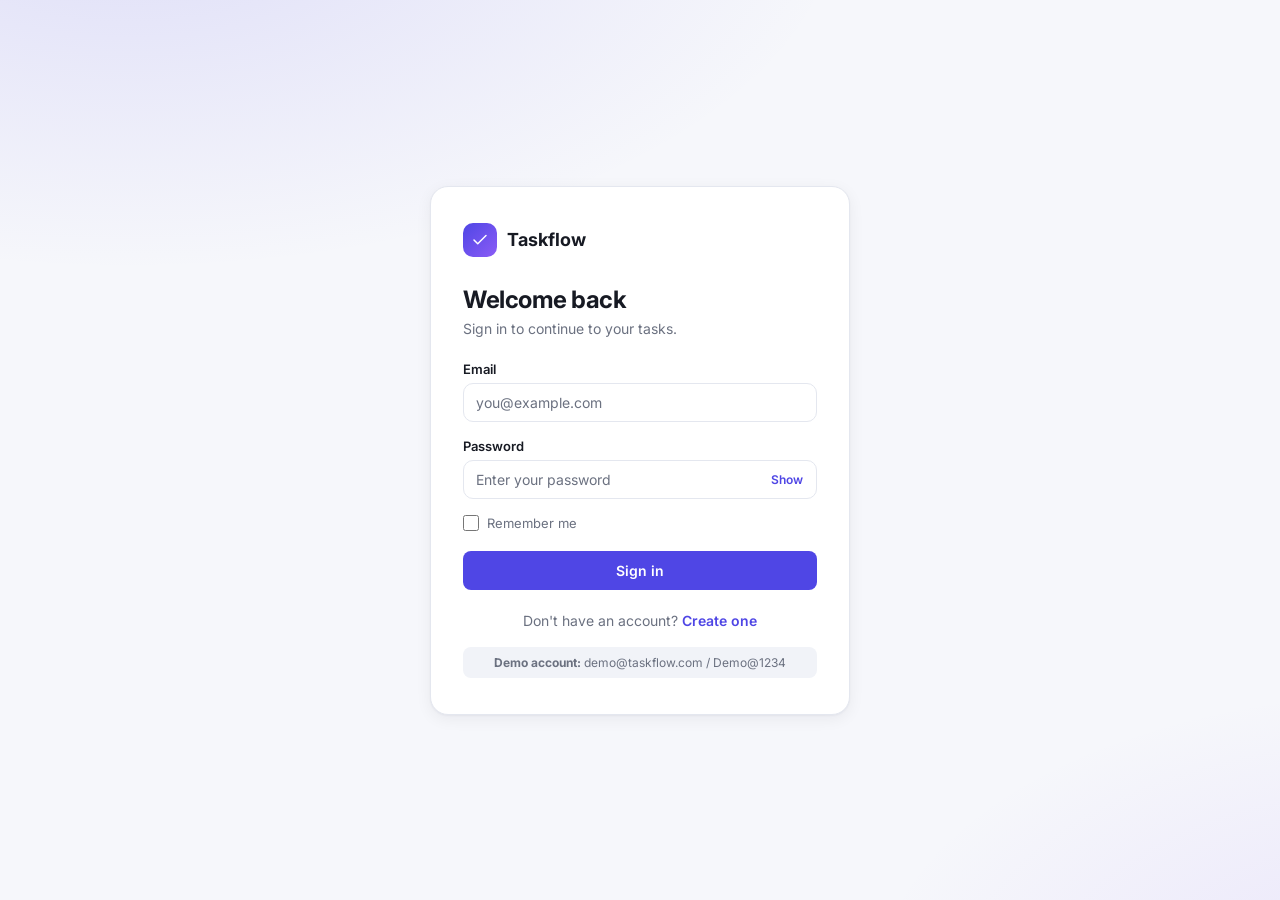
<file: index.html>
<!DOCTYPE html>
<html lang="en">
<head>
  <meta charset="UTF-8" />
  <meta name="viewport" content="width=device-width, initial-scale=1.0" />
  <title>Taskflow — To-Do</title>
  <link rel="preconnect" href="https://fonts.googleapis.com" />
  <link href="https://fonts.googleapis.com/css2?family=Inter:wght@400;500;600;700&display=swap" rel="stylesheet" />
  <link rel="stylesheet" href="style.css" />
  <link rel="stylesheet" href="auth.css" />
  <script src="auth.js"></script>
  <script>Auth.requireAuth();</script>
</head>
<body>
  <div class="app">
    <!-- Sidebar -->
    <aside class="sidebar">
      <div class="brand">
        <div class="logo">
          <svg viewBox="0 0 24 24" width="20" height="20" fill="none" stroke="currentColor" stroke-width="2.5" stroke-linecap="round" stroke-linejoin="round"><path d="M20 6 9 17l-5-5"/></svg>
        </div>
        <span>Taskflow</span>
      </div>

      <nav class="nav" id="nav">
        <button class="nav-item active" data-view="all">
          <svg viewBox="0 0 24 24"><rect x="3" y="4" width="18" height="16" rx="3"/><path d="M8 9h8M8 13h8M8 17h5"/></svg>
          All tasks <span class="count" id="count-all">0</span>
        </button>
        <button class="nav-item" data-view="today">
          <svg viewBox="0 0 24 24"><circle cx="12" cy="12" r="4"/><path d="M12 2v2M12 20v2M4.9 4.9l1.4 1.4M17.7 17.7l1.4 1.4M2 12h2M20 12h2M4.9 19.1l1.4-1.4M17.7 6.3l1.4-1.4"/></svg>
          Today <span class="count" id="count-today">0</span>
        </button>
        <button class="nav-item" data-view="upcoming">
          <svg viewBox="0 0 24 24"><rect x="3" y="5" width="18" height="16" rx="3"/><path d="M3 10h18M8 3v4M16 3v4"/></svg>
          Upcoming <span class="count" id="count-upcoming">0</span>
        </button>
        <button class="nav-item" data-view="important">
          <svg viewBox="0 0 24 24"><path d="m12 3 2.7 5.6 6.1.9-4.4 4.3 1 6.1L12 17l-5.4 2.9 1-6.1-4.4-4.3 6.1-.9z"/></svg>
          High priority <span class="count" id="count-important">0</span>
        </button>
        <button class="nav-item" data-view="completed">
          <svg viewBox="0 0 24 24"><circle cx="12" cy="12" r="9"/><path d="m8 12 3 3 5-6"/></svg>
          Completed <span class="count" id="count-completed">0</span>
        </button>
      </nav>

      <div class="progress-card">
        <div class="ring">
          <svg viewBox="0 0 36 36">
            <circle class="ring-bg" cx="18" cy="18" r="15.9" />
            <circle class="ring-fg" id="ring" cx="18" cy="18" r="15.9" />
          </svg>
          <span id="ring-label">0%</span>
        </div>
        <div>
          <p class="progress-title">Daily progress</p>
          <p class="progress-sub" id="progress-sub">0 of 0 done</p>
        </div>
      </div>

      <div class="user-card" data-testid="user-card">
        <div class="avatar" id="user-avatar">?</div>
        <div class="user-info">
          <p class="user-name" id="user-name" data-testid="user-name"></p>
          <p class="user-email" id="user-email" data-testid="user-email"></p>
        </div>
        <button class="logout-btn" id="logout" title="Sign out" aria-label="Sign out" data-testid="logout">
          <svg viewBox="0 0 24 24"><path d="M9 21H5a2 2 0 0 1-2-2V5a2 2 0 0 1 2-2h4"/><path d="m16 17 5-5-5-5"/><path d="M21 12H9"/></svg>
        </button>
      </div>

      <button class="theme-toggle" id="theme-toggle" aria-label="Toggle theme">
        <svg class="sun" viewBox="0 0 24 24"><circle cx="12" cy="12" r="4"/><path d="M12 2v2M12 20v2M4.9 4.9l1.4 1.4M17.7 17.7l1.4 1.4M2 12h2M20 12h2M4.9 19.1l1.4-1.4M17.7 6.3l1.4-1.4"/></svg>
        <svg class="moon" viewBox="0 0 24 24"><path d="M21 12.8A9 9 0 1 1 11.2 3a7 7 0 0 0 9.8 9.8z"/></svg>
        <span id="theme-label">Dark mode</span>
      </button>
    </aside>

    <!-- Main -->
    <main class="main">
      <header class="topbar">
        <div>
          <p class="date" id="today-date"></p>
          <h1 id="view-title">All tasks</h1>
        </div>
        <div class="search">
          <svg viewBox="0 0 24 24"><circle cx="11" cy="11" r="7"/><path d="m20 20-3.5-3.5"/></svg>
          <input type="search" id="search" placeholder="Search tasks…" />
        </div>
      </header>

      <form class="composer" id="composer" autocomplete="off">
        <div class="composer-main">
          <span class="plus">+</span>
          <input type="text" id="task-input" placeholder="Add a new task and press Enter" maxlength="140" required />
        </div>
        <div class="composer-meta">
          <label class="chip-input" title="Due date">
            <svg viewBox="0 0 24 24"><rect x="3" y="5" width="18" height="16" rx="3"/><path d="M3 10h18M8 3v4M16 3v4"/></svg>
            <input type="date" id="task-date" />
          </label>
          <select id="task-priority" class="chip-select" title="Priority">
            <option value="low">Low</option>
            <option value="medium" selected>Medium</option>
            <option value="high">High</option>
          </select>
          <button type="submit" class="btn-primary">Add task</button>
        </div>
      </form>

      <div class="toolbar">
        <div class="tabs" id="sort-tabs">
          <button class="tab active" data-sort="created">Newest</button>
          <button class="tab" data-sort="due">Due date</button>
          <button class="tab" data-sort="priority">Priority</button>
        </div>
        <button class="btn-ghost" id="clear-completed">Clear completed</button>
      </div>

      <ul class="task-list" id="task-list"></ul>

      <div class="empty" id="empty">
        <div class="empty-icon">
          <svg viewBox="0 0 24 24"><rect x="4" y="3" width="16" height="18" rx="3"/><path d="m9 12 2 2 4-4"/></svg>
        </div>
        <h3>Nothing here yet</h3>
        <p>Add a task above to get started.</p>
      </div>
    </main>
  </div>

  <div class="toast" id="toast"></div>

  <script src="script.js"></script>
</body>
</html>
</file>
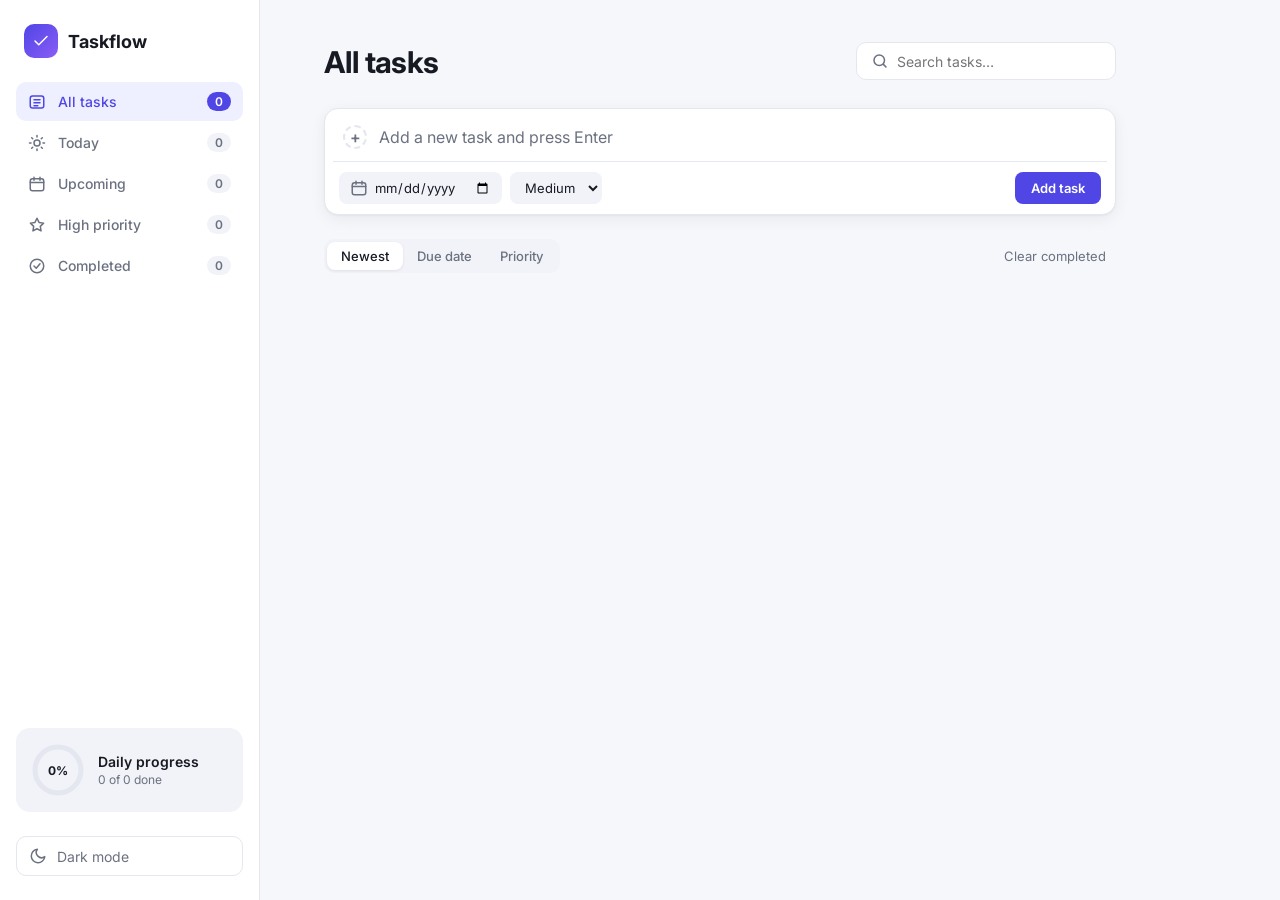
<file: index_1.html>
<!DOCTYPE html>
<html lang="en">
<head>
  <meta charset="UTF-8" />
  <meta name="viewport" content="width=device-width, initial-scale=1.0" />
  <title>Taskflow — To-Do</title>
  <link rel="preconnect" href="https://fonts.googleapis.com" />
  <link href="https://fonts.googleapis.com/css2?family=Inter:wght@400;500;600;700&display=swap" rel="stylesheet" />
  <link rel="stylesheet" href="style.css" />
</head>
<body>
  <div class="app">
    <!-- Sidebar -->
    <aside class="sidebar">
      <div class="brand">
        <div class="logo">
          <svg viewBox="0 0 24 24" width="20" height="20" fill="none" stroke="currentColor" stroke-width="2.5" stroke-linecap="round" stroke-linejoin="round"><path d="M20 6 9 17l-5-5"/></svg>
        </div>
        <span>Taskflow</span>
      </div>

      <nav class="nav" id="nav">
        <button class="nav-item active" data-view="all">
          <svg viewBox="0 0 24 24"><rect x="3" y="4" width="18" height="16" rx="3"/><path d="M8 9h8M8 13h8M8 17h5"/></svg>
          All tasks <span class="count" id="count-all">0</span>
        </button>
        <button class="nav-item" data-view="today">
          <svg viewBox="0 0 24 24"><circle cx="12" cy="12" r="4"/><path d="M12 2v2M12 20v2M4.9 4.9l1.4 1.4M17.7 17.7l1.4 1.4M2 12h2M20 12h2M4.9 19.1l1.4-1.4M17.7 6.3l1.4-1.4"/></svg>
          Today <span class="count" id="count-today">0</span>
        </button>
        <button class="nav-item" data-view="upcoming">
          <svg viewBox="0 0 24 24"><rect x="3" y="5" width="18" height="16" rx="3"/><path d="M3 10h18M8 3v4M16 3v4"/></svg>
          Upcoming <span class="count" id="count-upcoming">0</span>
        </button>
        <button class="nav-item" data-view="important">
          <svg viewBox="0 0 24 24"><path d="m12 3 2.7 5.6 6.1.9-4.4 4.3 1 6.1L12 17l-5.4 2.9 1-6.1-4.4-4.3 6.1-.9z"/></svg>
          High priority <span class="count" id="count-important">0</span>
        </button>
        <button class="nav-item" data-view="completed">
          <svg viewBox="0 0 24 24"><circle cx="12" cy="12" r="9"/><path d="m8 12 3 3 5-6"/></svg>
          Completed <span class="count" id="count-completed">0</span>
        </button>
      </nav>

      <div class="progress-card">
        <div class="ring">
          <svg viewBox="0 0 36 36">
            <circle class="ring-bg" cx="18" cy="18" r="15.9" />
            <circle class="ring-fg" id="ring" cx="18" cy="18" r="15.9" />
          </svg>
          <span id="ring-label">0%</span>
        </div>
        <div>
          <p class="progress-title">Daily progress</p>
          <p class="progress-sub" id="progress-sub">0 of 0 done</p>
        </div>
      </div>

      <button class="theme-toggle" id="theme-toggle" aria-label="Toggle theme">
        <svg class="sun" viewBox="0 0 24 24"><circle cx="12" cy="12" r="4"/><path d="M12 2v2M12 20v2M4.9 4.9l1.4 1.4M17.7 17.7l1.4 1.4M2 12h2M20 12h2M4.9 19.1l1.4-1.4M17.7 6.3l1.4-1.4"/></svg>
        <svg class="moon" viewBox="0 0 24 24"><path d="M21 12.8A9 9 0 1 1 11.2 3a7 7 0 0 0 9.8 9.8z"/></svg>
        <span id="theme-label">Dark mode</span>
      </button>
    </aside>

    <!-- Main -->
    <main class="main">
      <header class="topbar">
        <div>
          <p class="date" id="today-date"></p>
          <h1 id="view-title">All tasks</h1>
        </div>
        <div class="search">
          <svg viewBox="0 0 24 24"><circle cx="11" cy="11" r="7"/><path d="m20 20-3.5-3.5"/></svg>
          <input type="search" id="search" placeholder="Search tasks…" />
        </div>
      </header>

      <form class="composer" id="composer" autocomplete="off">
        <div class="composer-main">
          <span class="plus">+</span>
          <input type="text" id="task-input" placeholder="Add a new task and press Enter" maxlength="140" required />
        </div>
        <div class="composer-meta">
          <label class="chip-input" title="Due date">
            <svg viewBox="0 0 24 24"><rect x="3" y="5" width="18" height="16" rx="3"/><path d="M3 10h18M8 3v4M16 3v4"/></svg>
            <input type="date" id="task-date" />
          </label>
          <select id="task-priority" class="chip-select" title="Priority">
            <option value="low">Low</option>
            <option value="medium" selected>Medium</option>
            <option value="high">High</option>
          </select>
          <button type="submit" class="btn-primary">Add task</button>
        </div>
      </form>

      <div class="toolbar">
        <div class="tabs" id="sort-tabs">
          <button class="tab active" data-sort="created">Newest</button>
          <button class="tab" data-sort="due">Due date</button>
          <button class="tab" data-sort="priority">Priority</button>
        </div>
        <button class="btn-ghost" id="clear-completed">Clear completed</button>
      </div>

      <ul class="task-list" id="task-list"></ul>

      <div class="empty" id="empty">
        <div class="empty-icon">
          <svg viewBox="0 0 24 24"><rect x="4" y="3" width="16" height="18" rx="3"/><path d="m9 12 2 2 4-4"/></svg>
        </div>
        <h3>Nothing here yet</h3>
        <p>Add a task above to get started.</p>
      </div>
    </main>
  </div>

  <div class="toast" id="toast"></div>

  <script src="script.js"></script>
</body>
</html>
</file>
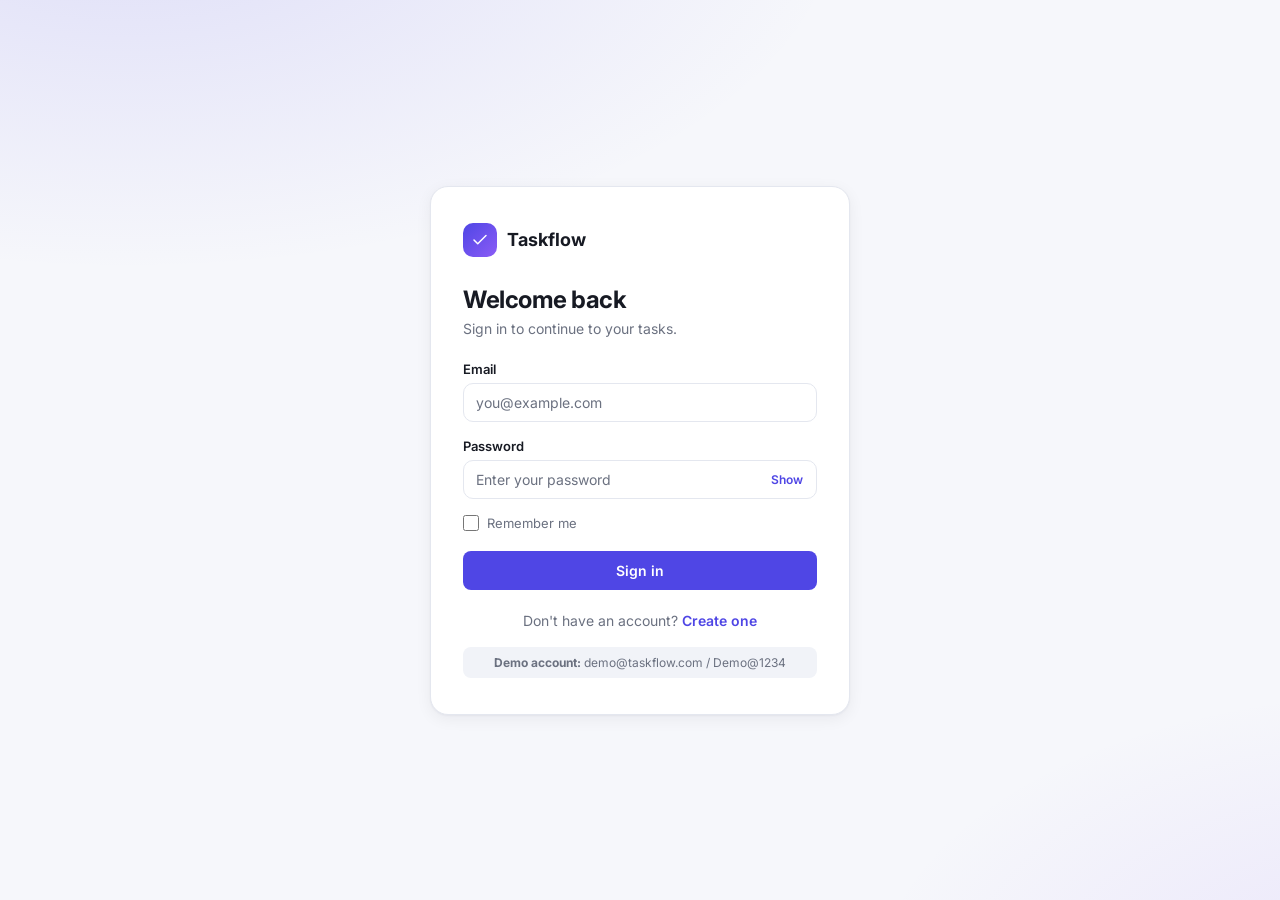
<file: login.html>
<!DOCTYPE html>
<html lang="en">
<head>
  <meta charset="UTF-8" />
  <meta name="viewport" content="width=device-width, initial-scale=1.0" />
  <title>Taskflow — Sign in</title>
  <link rel="preconnect" href="https://fonts.googleapis.com" />
  <link href="https://fonts.googleapis.com/css2?family=Inter:wght@400;500;600;700&display=swap" rel="stylesheet" />
  <link rel="stylesheet" href="style.css" />
  <link rel="stylesheet" href="auth.css" />
  <script src="auth.js"></script>
  <script>Auth.redirectIfAuthed();</script>
</head>
<body class="auth-body">
  <main class="auth-wrap">
    <div class="auth-card">
      <div class="brand auth-brand">
        <div class="logo">
          <svg viewBox="0 0 24 24" width="20" height="20" fill="none" stroke="currentColor" stroke-width="2.5" stroke-linecap="round" stroke-linejoin="round"><path d="M20 6 9 17l-5-5"/></svg>
        </div>
        <span>Taskflow</span>
      </div>

      <h1 class="auth-title">Welcome back</h1>
      <p class="auth-sub">Sign in to continue to your tasks.</p>

      <div class="alert" id="form-alert" role="alert" data-testid="login-alert" hidden></div>

      <form id="login-form" class="auth-form" novalidate data-testid="login-form">
        <div class="field">
          <label for="email">Email</label>
          <input type="email" id="email" name="email" placeholder="you@example.com" autocomplete="email" data-testid="login-email" />
          <p class="field-error" id="email-error" data-testid="login-email-error"></p>
        </div>

        <div class="field">
          <label for="password">Password</label>
          <div class="password-wrap">
            <input type="password" id="password" name="password" placeholder="Enter your password" autocomplete="current-password" data-testid="login-password" />
            <button type="button" class="toggle-pw" data-target="password" aria-label="Show password" data-testid="login-toggle-password">Show</button>
          </div>
          <p class="field-error" id="password-error" data-testid="login-password-error"></p>
        </div>

        <label class="checkbox">
          <input type="checkbox" id="remember" name="remember" data-testid="login-remember" />
          <span>Remember me</span>
        </label>

        <button type="submit" class="btn-primary btn-block" id="login-submit" data-testid="login-submit">Sign in</button>
      </form>

      <p class="auth-switch">Don't have an account? <a href="register.html" id="go-register" data-testid="go-register">Create one</a></p>

      <div class="demo-hint" data-testid="demo-hint">
        <strong>Demo account:</strong> demo@taskflow.com / Demo@1234
      </div>
    </div>
  </main>

  <script src="auth-page.js"></script>
</body>
</html>
</file>
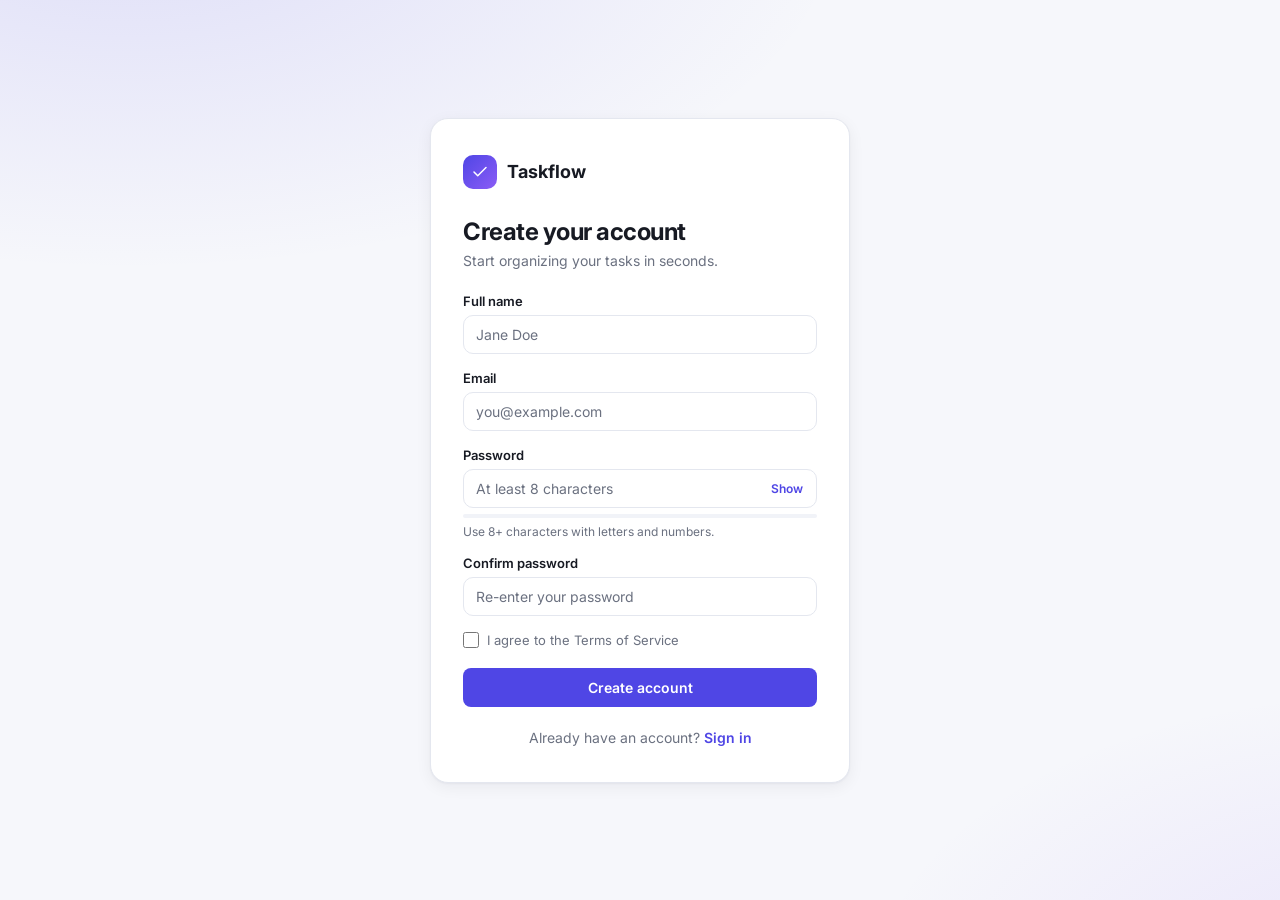
<file: register.html>
<!DOCTYPE html>
<html lang="en">
<head>
  <meta charset="UTF-8" />
  <meta name="viewport" content="width=device-width, initial-scale=1.0" />
  <title>Taskflow — Create account</title>
  <link rel="preconnect" href="https://fonts.googleapis.com" />
  <link href="https://fonts.googleapis.com/css2?family=Inter:wght@400;500;600;700&display=swap" rel="stylesheet" />
  <link rel="stylesheet" href="style.css" />
  <link rel="stylesheet" href="auth.css" />
  <script src="auth.js"></script>
  <script>Auth.redirectIfAuthed();</script>
</head>
<body class="auth-body">
  <main class="auth-wrap">
    <div class="auth-card">
      <div class="brand auth-brand">
        <div class="logo">
          <svg viewBox="0 0 24 24" width="20" height="20" fill="none" stroke="currentColor" stroke-width="2.5" stroke-linecap="round" stroke-linejoin="round"><path d="M20 6 9 17l-5-5"/></svg>
        </div>
        <span>Taskflow</span>
      </div>

      <h1 class="auth-title">Create your account</h1>
      <p class="auth-sub">Start organizing your tasks in seconds.</p>

      <div class="alert" id="form-alert" role="alert" data-testid="register-alert" hidden></div>

      <form id="register-form" class="auth-form" novalidate data-testid="register-form">
        <div class="field">
          <label for="name">Full name</label>
          <input type="text" id="name" name="name" placeholder="Jane Doe" autocomplete="name" maxlength="60" data-testid="register-name" />
          <p class="field-error" id="name-error" data-testid="register-name-error"></p>
        </div>

        <div class="field">
          <label for="email">Email</label>
          <input type="email" id="email" name="email" placeholder="you@example.com" autocomplete="email" data-testid="register-email" />
          <p class="field-error" id="email-error" data-testid="register-email-error"></p>
        </div>

        <div class="field">
          <label for="password">Password</label>
          <div class="password-wrap">
            <input type="password" id="password" name="password" placeholder="At least 8 characters" autocomplete="new-password" data-testid="register-password" />
            <button type="button" class="toggle-pw" data-target="password" aria-label="Show password" data-testid="register-toggle-password">Show</button>
          </div>
          <div class="strength" aria-hidden="true"><span id="strength-bar"></span></div>
          <p class="field-hint" id="strength-label" data-testid="register-strength">Use 8+ characters with letters and numbers.</p>
          <p class="field-error" id="password-error" data-testid="register-password-error"></p>
        </div>

        <div class="field">
          <label for="confirm">Confirm password</label>
          <input type="password" id="confirm" name="confirm" placeholder="Re-enter your password" autocomplete="new-password" data-testid="register-confirm" />
          <p class="field-error" id="confirm-error" data-testid="register-confirm-error"></p>
        </div>

        <label class="checkbox">
          <input type="checkbox" id="terms" name="terms" data-testid="register-terms" />
          <span>I agree to the Terms of Service</span>
        </label>
        <p class="field-error" id="terms-error" data-testid="register-terms-error"></p>

        <button type="submit" class="btn-primary btn-block" id="register-submit" data-testid="register-submit">Create account</button>
      </form>

      <p class="auth-switch">Already have an account? <a href="login.html" id="go-login" data-testid="go-login">Sign in</a></p>
    </div>
  </main>

  <script src="auth-page.js"></script>
</body>
</html>
</file>
<file: style.css>
:root {
  --bg: #f6f7fb;
  --surface: #ffffff;
  --surface-2: #f1f3f8;
  --border: #e4e7ef;
  --text: #171a23;
  --muted: #6b7180;
  --accent: #4f46e5;
  --accent-soft: #eef0ff;
  --high: #e5484d;
  --medium: #f59e0b;
  --low: #10b981;
  --shadow: 0 1px 2px rgba(16, 24, 40, .04), 0 4px 16px rgba(16, 24, 40, .06);
  --radius: 14px;
}

[data-theme="dark"] {
  --bg: #0e1016;
  --surface: #161922;
  --surface-2: #1d212c;
  --border: #272c39;
  --text: #eceef3;
  --muted: #8b91a1;
  --accent: #7c74ff;
  --accent-soft: #232248;
  --shadow: 0 1px 2px rgba(0, 0, 0, .3), 0 8px 24px rgba(0, 0, 0, .25);
}

* { box-sizing: border-box; margin: 0; padding: 0; }

body {
  font-family: "Inter", system-ui, -apple-system, "Segoe UI", sans-serif;
  background: var(--bg);
  color: var(--text);
  -webkit-font-smoothing: antialiased;
  transition: background .25s, color .25s;
}

button, input, select { font: inherit; color: inherit; }
button { cursor: pointer; background: none; border: none; }

svg { width: 18px; height: 18px; fill: none; stroke: currentColor; stroke-width: 2; stroke-linecap: round; stroke-linejoin: round; flex-shrink: 0; }

.app { display: grid; grid-template-columns: 260px 1fr; min-height: 100vh; }

/* ---------- Sidebar ---------- */
.sidebar {
  background: var(--surface);
  border-right: 1px solid var(--border);
  padding: 24px 16px;
  display: flex; flex-direction: column; gap: 24px;
  position: sticky; top: 0; height: 100vh;
}

.brand { display: flex; align-items: center; gap: 10px; font-weight: 700; font-size: 18px; padding: 0 8px; }
.logo {
  width: 34px; height: 34px; border-radius: 10px;
  background: linear-gradient(135deg, var(--accent), #8b5cf6);
  color: #fff; display: grid; place-items: center;
}

.nav { display: flex; flex-direction: column; gap: 2px; }
.nav-item {
  display: flex; align-items: center; gap: 12px;
  padding: 10px 12px; border-radius: 10px;
  color: var(--muted); font-weight: 500; font-size: 14px; text-align: left;
  transition: background .15s, color .15s;
}
.nav-item:hover { background: var(--surface-2); color: var(--text); }
.nav-item.active { background: var(--accent-soft); color: var(--accent); }
.count {
  margin-left: auto; font-size: 12px; font-weight: 600;
  background: var(--surface-2); color: var(--muted);
  padding: 2px 8px; border-radius: 99px; min-width: 24px; text-align: center;
}
.nav-item.active .count { background: var(--accent); color: #fff; }

.progress-card {
  margin-top: auto;
  display: flex; align-items: center; gap: 14px;
  padding: 16px; border-radius: var(--radius);
  background: var(--surface-2);
}
.ring { position: relative; width: 52px; height: 52px; }
.ring svg { width: 52px; height: 52px; transform: rotate(-90deg); }
.ring circle { fill: none; stroke-width: 3.5; }
.ring-bg { stroke: var(--border); }
.ring-fg { stroke: var(--accent); stroke-linecap: round; stroke-dasharray: 100 100; stroke-dashoffset: 100; transition: stroke-dashoffset .5s ease; }
.ring span { position: absolute; inset: 0; display: grid; place-items: center; font-size: 12px; font-weight: 700; }
.progress-title { font-weight: 600; font-size: 14px; }
.progress-sub { font-size: 12px; color: var(--muted); margin-top: 2px; }

.theme-toggle {
  display: flex; align-items: center; gap: 10px;
  padding: 10px 12px; border-radius: 10px; font-size: 14px; color: var(--muted);
  border: 1px solid var(--border);
}
.theme-toggle:hover { color: var(--text); }
.theme-toggle .moon { display: block; }
.theme-toggle .sun { display: none; }
[data-theme="dark"] .theme-toggle .moon { display: none; }
[data-theme="dark"] .theme-toggle .sun { display: block; }

/* ---------- Main ---------- */
.main { padding: 40px clamp(20px, 5vw, 64px); max-width: 920px; width: 100%; }

.topbar { display: flex; justify-content: space-between; align-items: flex-end; gap: 20px; margin-bottom: 28px; flex-wrap: wrap; }
.date { color: var(--muted); font-size: 13px; font-weight: 500; text-transform: uppercase; letter-spacing: .06em; }
h1 { font-size: 30px; font-weight: 700; letter-spacing: -.02em; margin-top: 4px; }

.search {
  display: flex; align-items: center; gap: 8px;
  background: var(--surface); border: 1px solid var(--border);
  padding: 9px 14px; border-radius: 10px; width: 260px; color: var(--muted);
  transition: border-color .15s, box-shadow .15s;
}
.search:focus-within { border-color: var(--accent); box-shadow: 0 0 0 3px var(--accent-soft); }
.search input { border: none; outline: none; background: transparent; width: 100%; font-size: 14px; color: var(--text); }

/* Composer */
.composer {
  background: var(--surface); border: 1px solid var(--border);
  border-radius: var(--radius); box-shadow: var(--shadow);
  padding: 8px; margin-bottom: 24px;
  transition: border-color .15s, box-shadow .15s;
}
.composer:focus-within { border-color: var(--accent); box-shadow: 0 0 0 4px var(--accent-soft), var(--shadow); }
.composer-main { display: flex; align-items: center; gap: 12px; padding: 8px 10px; }
.plus {
  width: 24px; height: 24px; border-radius: 50%; border: 2px dashed var(--border);
  display: grid; place-items: center; color: var(--muted); font-weight: 600; line-height: 1;
}
#task-input { flex: 1; border: none; outline: none; background: transparent; font-size: 16px; }
#task-input::placeholder { color: var(--muted); }

.composer-meta { display: flex; align-items: center; gap: 8px; padding: 6px 6px 2px; border-top: 1px solid var(--border); margin-top: 4px; padding-top: 10px; flex-wrap: wrap; }
.chip-input, .chip-select {
  display: flex; align-items: center; gap: 6px;
  background: var(--surface-2); border: 1px solid transparent;
  border-radius: 8px; padding: 6px 10px; font-size: 13px; color: var(--muted);
}
.chip-input input { border: none; background: transparent; outline: none; font-size: 13px; color: var(--text); }
.chip-select { outline: none; cursor: pointer; color: var(--text); }
.chip-input:hover, .chip-select:hover { border-color: var(--border); }
[data-theme="dark"] .chip-input input { color-scheme: dark; }

.btn-primary {
  margin-left: auto; background: var(--accent); color: #fff;
  padding: 8px 16px; border-radius: 8px; font-weight: 600; font-size: 13px;
  transition: transform .1s, filter .15s;
}
.btn-primary:hover { filter: brightness(1.08); }
.btn-primary:active { transform: scale(.97); }

.toolbar { display: flex; justify-content: space-between; align-items: center; margin-bottom: 14px; gap: 12px; flex-wrap: wrap; }
.tabs { display: flex; background: var(--surface-2); padding: 3px; border-radius: 10px; }
.tab { padding: 6px 14px; border-radius: 8px; font-size: 13px; font-weight: 500; color: var(--muted); }
.tab.active { background: var(--surface); color: var(--text); box-shadow: 0 1px 3px rgba(0,0,0,.08); }
.btn-ghost { font-size: 13px; color: var(--muted); padding: 6px 10px; border-radius: 8px; }
.btn-ghost:hover { color: var(--high); background: var(--surface-2); }

/* Tasks */
.task-list { list-style: none; display: flex; flex-direction: column; gap: 8px; }
.task {
  display: flex; align-items: center; gap: 14px;
  background: var(--surface); border: 1px solid var(--border);
  border-radius: 12px; padding: 14px 16px;
  position: relative; overflow: hidden;
  animation: slideIn .25s ease;
  transition: border-color .15s, box-shadow .15s, opacity .2s;
}
.task::before { content: ""; position: absolute; left: 0; top: 0; bottom: 0; width: 3px; background: var(--p); }
.task:hover { border-color: color-mix(in srgb, var(--accent) 35%, var(--border)); box-shadow: var(--shadow); }
.task.dragging { opacity: .4; }
.task.removing { animation: slideOut .2s ease forwards; }
.task[data-priority="high"] { --p: var(--high); }
.task[data-priority="medium"] { --p: var(--medium); }
.task[data-priority="low"] { --p: var(--low); }

.check {
  width: 22px; height: 22px; border-radius: 50%;
  border: 2px solid var(--border); display: grid; place-items: center;
  color: #fff; transition: all .2s; flex-shrink: 0;
}
.check svg { width: 13px; height: 13px; stroke-width: 3; opacity: 0; transform: scale(.5); transition: all .2s; }
.check:hover { border-color: var(--accent); }
.task.done .check { background: var(--accent); border-color: var(--accent); }
.task.done .check svg { opacity: 1; transform: scale(1); }

.task-body { flex: 1; min-width: 0; }
.task-title { font-size: 15px; font-weight: 500; word-break: break-word; outline: none; border-radius: 4px; }
.task-title[contenteditable="true"] { background: var(--surface-2); padding: 2px 6px; margin: -2px -6px; }
.task.done .task-title { text-decoration: line-through; color: var(--muted); }
.task-meta { display: flex; gap: 8px; margin-top: 6px; flex-wrap: wrap; }
.badge { display: inline-flex; align-items: center; gap: 4px; font-size: 12px; color: var(--muted); padding: 2px 8px; border-radius: 6px; background: var(--surface-2); }
.badge svg { width: 12px; height: 12px; }
.badge.overdue { color: var(--high); background: color-mix(in srgb, var(--high) 12%, transparent); }
.badge.today { color: var(--accent); background: var(--accent-soft); }
.badge.prio { color: var(--p); background: color-mix(in srgb, var(--p) 12%, transparent); text-transform: capitalize; font-weight: 500; }

.actions { display: flex; gap: 2px; opacity: 0; transition: opacity .15s; }
.task:hover .actions, .task:focus-within .actions { opacity: 1; }
.icon-btn { width: 32px; height: 32px; border-radius: 8px; display: grid; place-items: center; color: var(--muted); }
.icon-btn svg { width: 16px; height: 16px; }
.icon-btn:hover { background: var(--surface-2); color: var(--text); }
.icon-btn.delete:hover { color: var(--high); }
.drag { cursor: grab; color: var(--border); }
.task:hover .drag { color: var(--muted); }

/* Empty */
.empty { display: none; text-align: center; padding: 64px 20px; color: var(--muted); }
.empty.show { display: block; }
.empty-icon { width: 64px; height: 64px; margin: 0 auto 16px; border-radius: 18px; background: var(--accent-soft); color: var(--accent); display: grid; place-items: center; }
.empty-icon svg { width: 28px; height: 28px; }
.empty h3 { color: var(--text); font-size: 17px; margin-bottom: 4px; }
.empty p { font-size: 14px; }

/* Toast */
.toast {
  position: fixed; bottom: 24px; left: 50%; transform: translate(-50%, 20px);
  background: var(--text); color: var(--bg); padding: 10px 16px; border-radius: 10px;
  font-size: 14px; font-weight: 500; opacity: 0; pointer-events: none;
  transition: all .25s; display: flex; gap: 14px; align-items: center; z-index: 10;
}
.toast.show { opacity: 1; transform: translate(-50%, 0); pointer-events: auto; }
.toast button { color: var(--accent); font-weight: 600; filter: brightness(1.4); }

@keyframes slideIn { from { opacity: 0; transform: translateY(-6px); } to { opacity: 1; transform: none; } }
@keyframes slideOut { to { opacity: 0; transform: translateX(20px); } }

/* Responsive */
@media (max-width: 820px) {
  .app { grid-template-columns: 1fr; }
  .sidebar { position: static; height: auto; border-right: none; border-bottom: 1px solid var(--border); gap: 16px; }
  .nav { flex-direction: row; overflow-x: auto; gap: 6px; }
  .nav-item { white-space: nowrap; }
  .nav-item svg { display: none; }
  .progress-card { margin-top: 0; }
  .main { padding: 24px 16px; }
  .search { width: 100%; }
  .actions { opacity: 1; }
}
</file>
<file: auth.css>
/* ---------- Login / Register ---------- */
.auth-body {
  min-height: 100vh;
  background:
    radial-gradient(1200px 600px at 10% -10%, color-mix(in srgb, var(--accent) 14%, transparent), transparent 60%),
    radial-gradient(900px 500px at 110% 110%, color-mix(in srgb, #8b5cf6 12%, transparent), transparent 60%),
    var(--bg);
}
.auth-wrap { min-height: 100vh; display: grid; place-items: center; padding: 32px 16px; }
.auth-card {
  width: 100%; max-width: 420px;
  background: var(--surface); border: 1px solid var(--border);
  border-radius: 18px; box-shadow: var(--shadow);
  padding: 36px 32px;
}
.auth-brand { padding: 0; margin-bottom: 28px; }
.auth-title { font-size: 24px; margin-top: 0; }
.auth-sub { color: var(--muted); font-size: 14px; margin-top: 6px; margin-bottom: 24px; }

.auth-form { display: flex; flex-direction: column; gap: 16px; }
.field { display: flex; flex-direction: column; gap: 6px; }
.field label { font-size: 13px; font-weight: 600; }
.field input[type="text"], .field input[type="email"], .field input[type="password"] {
  width: 100%; padding: 10px 12px; font-size: 14px;
  background: var(--surface); border: 1px solid var(--border); border-radius: 10px;
  outline: none; transition: border-color .15s, box-shadow .15s;
}
.field input::placeholder { color: var(--muted); }
.field input:focus { border-color: var(--accent); box-shadow: 0 0 0 3px var(--accent-soft); }
.field input.invalid { border-color: var(--high); }
.field input.invalid:focus { box-shadow: 0 0 0 3px color-mix(in srgb, var(--high) 18%, transparent); }
.field-error { color: var(--high); font-size: 12px; min-height: 0; }
.field-error:empty { display: none; }
.field-hint { color: var(--muted); font-size: 12px; }

.password-wrap { position: relative; }
.password-wrap input { padding-right: 64px !important; }
.toggle-pw {
  position: absolute; right: 6px; top: 50%; transform: translateY(-50%);
  font-size: 12px; font-weight: 600; color: var(--accent);
  padding: 4px 8px; border-radius: 6px;
}
.toggle-pw:hover { background: var(--accent-soft); }

.strength { height: 4px; background: var(--surface-2); border-radius: 99px; overflow: hidden; }
.strength span { display: block; height: 100%; width: 0; border-radius: 99px; transition: width .2s, background .2s; }
.strength .weak { background: var(--high); }
.strength .fair { background: var(--medium); }
.strength .good { background: #3b82f6; }
.strength .strong { background: var(--low); }

.checkbox { display: flex; align-items: center; gap: 8px; font-size: 13px; color: var(--muted); cursor: pointer; user-select: none; }
.checkbox input { width: 16px; height: 16px; accent-color: var(--accent); cursor: pointer; }

.btn-block { margin-left: 0; width: 100%; padding: 11px 16px; font-size: 14px; margin-top: 4px; }

.alert { font-size: 13px; padding: 10px 12px; border-radius: 10px; margin-bottom: 16px; }
.alert.error { color: var(--high); background: color-mix(in srgb, var(--high) 10%, transparent); border: 1px solid color-mix(in srgb, var(--high) 25%, transparent); }
.alert.success { color: var(--low); background: color-mix(in srgb, var(--low) 10%, transparent); border: 1px solid color-mix(in srgb, var(--low) 25%, transparent); }

.auth-switch { text-align: center; font-size: 14px; color: var(--muted); margin-top: 22px; }
.auth-switch a { color: var(--accent); font-weight: 600; text-decoration: none; }
.auth-switch a:hover { text-decoration: underline; }

.demo-hint {
  margin-top: 18px; font-size: 12px; color: var(--muted); text-align: center;
  background: var(--surface-2); padding: 8px 10px; border-radius: 8px;
}

/* Sidebar user card (main app) */
.user-card {
  display: flex; align-items: center; gap: 10px;
  padding: 10px 12px; border-radius: 10px; border: 1px solid var(--border);
}
.avatar {
  width: 32px; height: 32px; border-radius: 50%; flex-shrink: 0;
  background: linear-gradient(135deg, var(--accent), #8b5cf6); color: #fff;
  display: grid; place-items: center; font-size: 13px; font-weight: 700;
}
.user-info { min-width: 0; flex: 1; }
.user-name { font-size: 13px; font-weight: 600; white-space: nowrap; overflow: hidden; text-overflow: ellipsis; }
.user-email { font-size: 12px; color: var(--muted); white-space: nowrap; overflow: hidden; text-overflow: ellipsis; }
.logout-btn { width: 30px; height: 30px; border-radius: 8px; display: grid; place-items: center; color: var(--muted); }
.logout-btn:hover { background: var(--surface-2); color: var(--high); }
.logout-btn svg { width: 16px; height: 16px; }

@media (max-width: 480px) { .auth-card { padding: 28px 20px; } }
</file>
